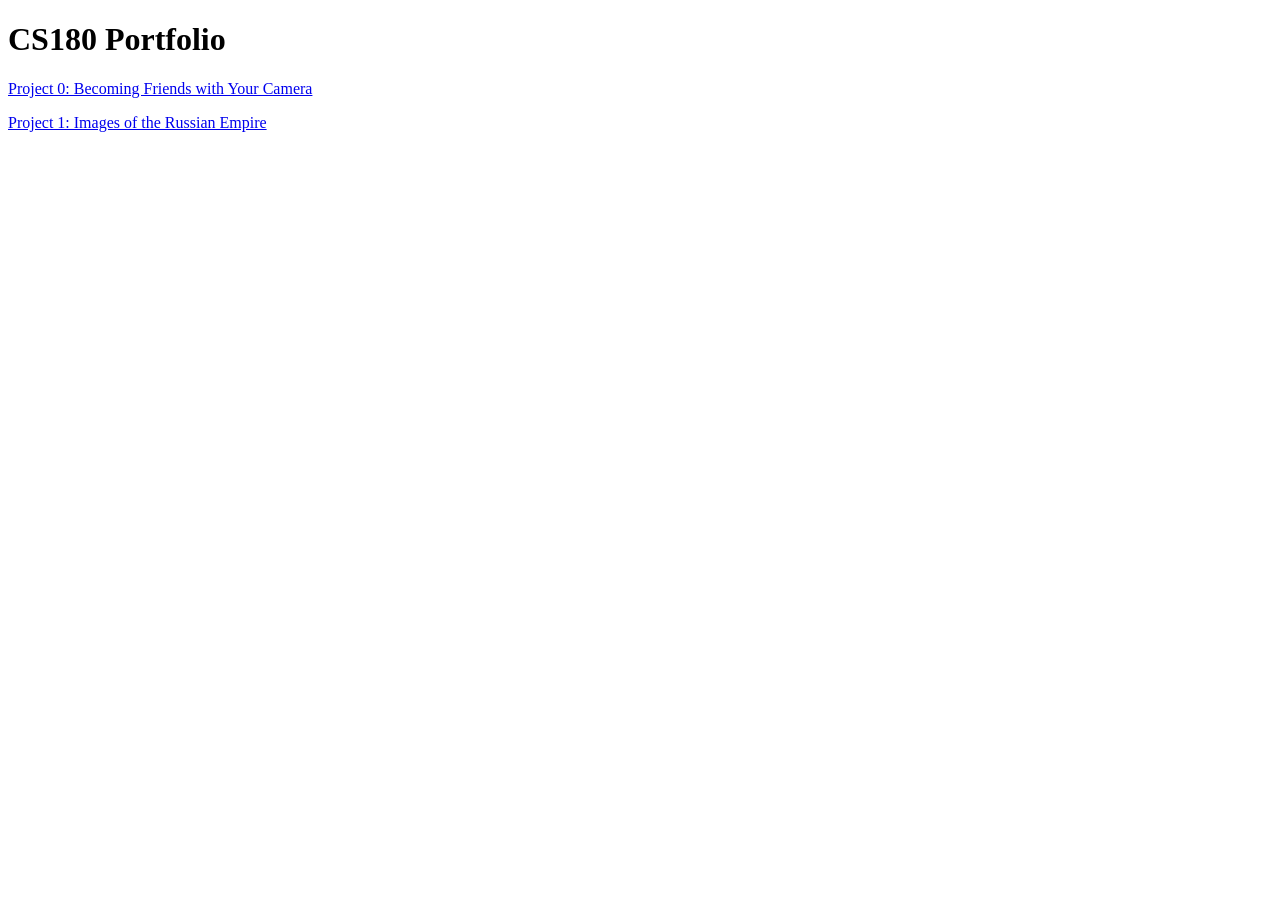
<file: index.html>
<!DOCTYPE html>
<html>
<head>
    <title>CS180 Portfolio</title>
</head>

<body>
    <h1>CS180 Portfolio</h1>

    <p>
        <a href="./0/index.html">
            Project 0: Becoming Friends with Your Camera
        </a>
    </p>
    <p>
        <a href="./1/index.html">
            Project 1: Images of the Russian Empire
        </a>
    </p>
</body>
</html>
</file>
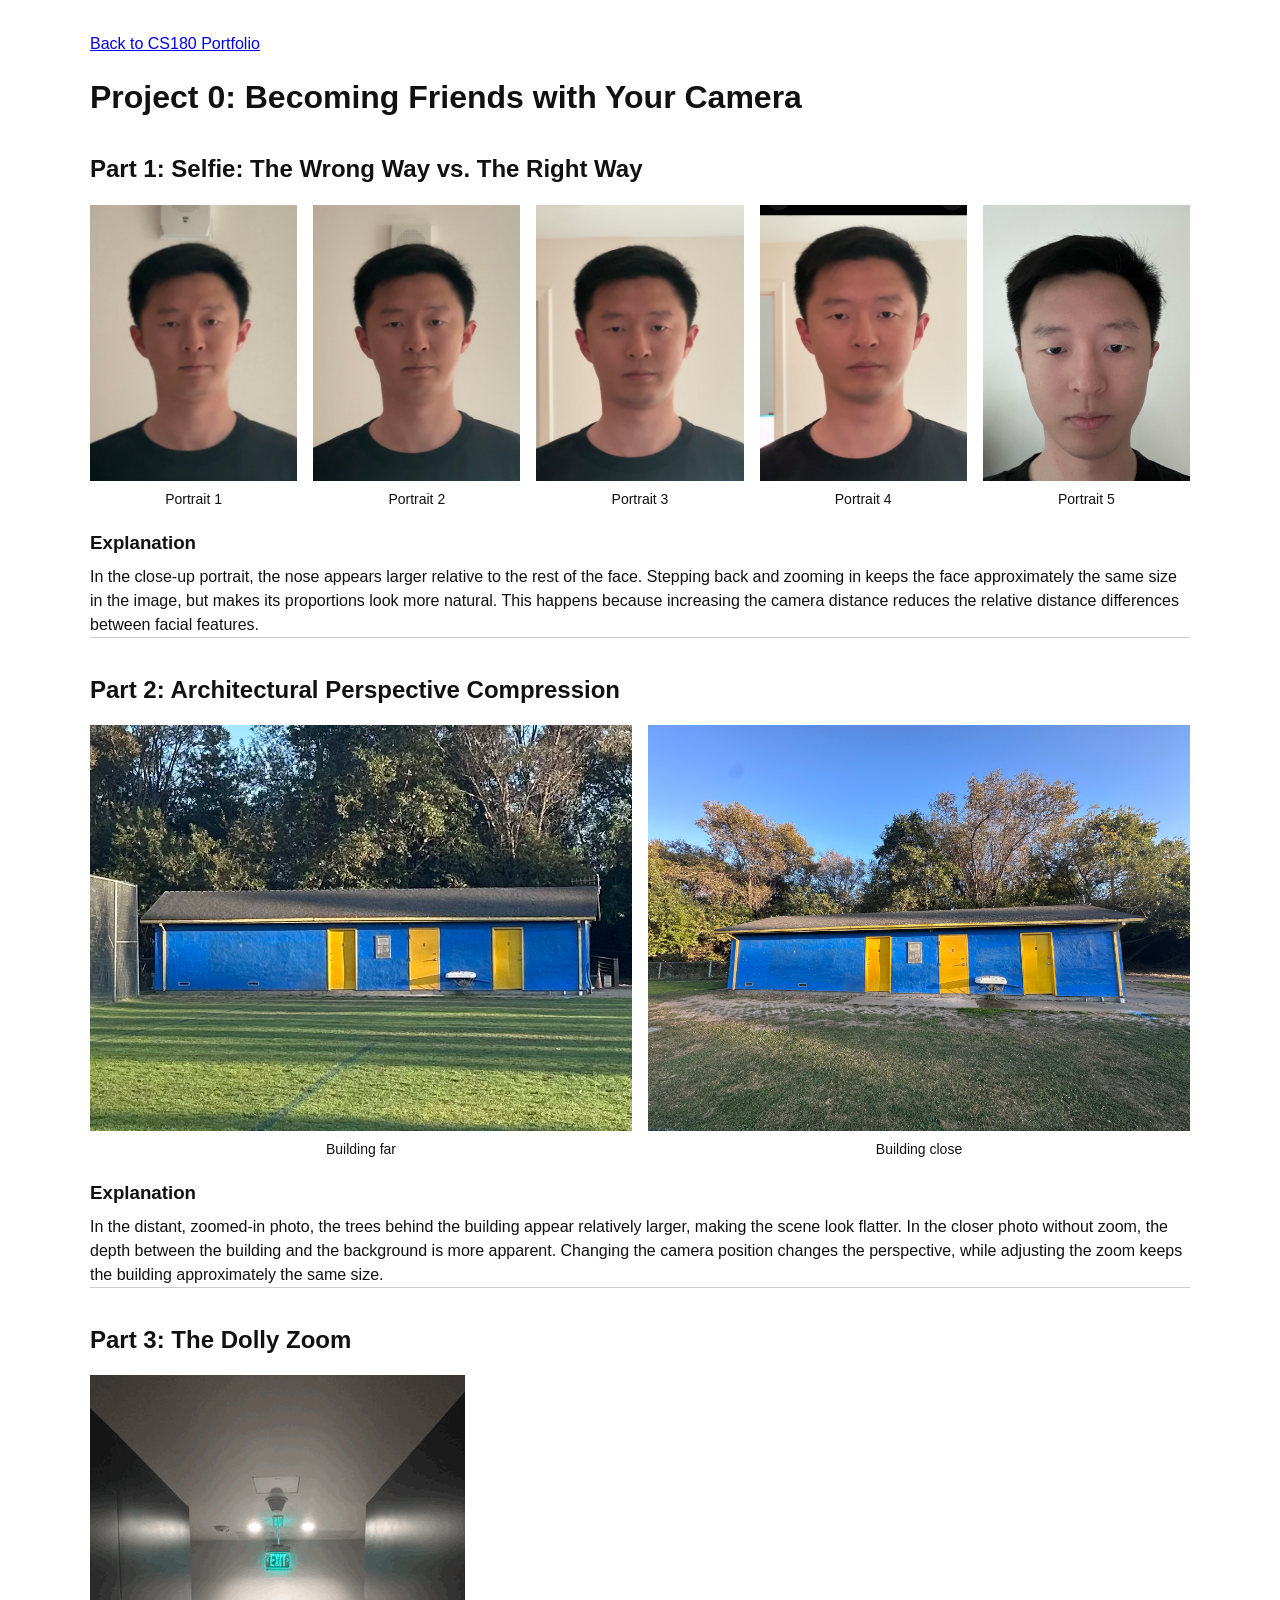
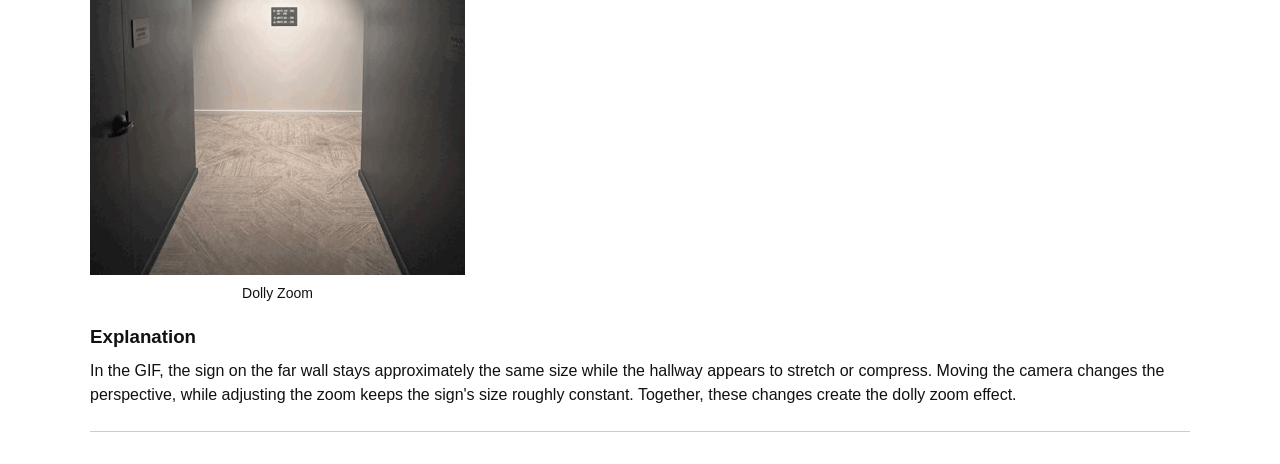
<file: 0/index.html>
<!DOCTYPE html>
<html lang="en">
<head>
    <meta charset="UTF-8">
    <meta name="viewport" content="width=device-width, initial-scale=1">
    <title>CS180 Project 0</title>
    <style>
        body {
            max-width: 1100px;
            margin: 32px auto;
            padding: 0 20px;
            font-family: Arial, sans-serif;
            line-height: 1.5;
            color: #111;
            background: #fff;
        }

        h1 { line-height: 1.25; }
        section { margin-top: 36px; }
        h2 { line-height: 1.3; }
        h3 { margin-bottom: 8px; }

        .photos {
            display: grid;
            gap: 16px;
            align-items: start;
        }

        .portraits { grid-template-columns: repeat(5, minmax(0, 1fr)); }
        .buildings { grid-template-columns: repeat(2, minmax(0, 1fr)); }

        figure { margin: 0; }
        img { display: block; width: 100%; height: auto; }
        figcaption { margin-top: 8px; text-align: center; font-size: 14px; }
        .dolly-zoom { width: 375px; max-width: 100%; }

        .explanation {
            min-height: 72px;
            margin: 0;
            border-bottom: 1px solid #ccc;
        }

        @media (max-width: 700px) {
            body { margin: 20px auto; }
            .portraits { grid-template-columns: repeat(2, minmax(0, 1fr)); }
            .buildings { grid-template-columns: 1fr; }
        }

        @media print {
            body { max-width: none; margin: 0; padding: 0; font-size: 10pt; }
            nav { display: none; }
            section { break-inside: avoid; margin-top: 20px; }
            .portraits { grid-template-columns: repeat(5, minmax(0, 1fr)); }
            .buildings { grid-template-columns: repeat(2, minmax(0, 1fr)); }
            .dolly-zoom { width: 225px; }
            figcaption { font-size: 9pt; }
            .explanation { min-height: 48px; }
        }
    </style>
</head>
<body>
    <nav><a href="../index.html">Back to CS180 Portfolio</a></nav>

    <main>
        <h1>Project 0: Becoming Friends with Your Camera</h1>

        <section aria-labelledby="part1">
            <h2 id="part1">Part 1: Selfie: The Wrong Way vs. The Right Way</h2>
            <div class="photos portraits">
                <figure>
                    <img src="./media/profile1.jpg" alt="Portrait photograph 1" width="1082" height="1443">
                    <figcaption>Portrait 1</figcaption>
                </figure>
                <figure>
                    <img src="./media/profile2.jpg" alt="Portrait photograph 2" width="648" height="864">
                    <figcaption>Portrait 2</figcaption>
                </figure>
                <figure>
                    <img src="./media/profile3.jpg" alt="Portrait photograph 3" width="882" height="1177">
                    <figcaption>Portrait 3</figcaption>
                </figure>
                <figure>
                    <img src="./media/profile4.jpg" alt="Portrait photograph 4" width="1135" height="1513">
                    <figcaption>Portrait 4</figcaption>
                </figure>
                <figure>
                    <img src="./media/profile5.jpg" alt="Portrait photograph 5" width="1179" height="1572">
                    <figcaption>Portrait 5</figcaption>
                </figure>
            </div>
            <h3>Explanation</h3>
            <p class="explanation">
                In the close-up portrait, the nose appears larger relative to the rest of the face. Stepping back and zooming in keeps the face approximately the same size in the image, but makes its proportions look more natural. This happens because increasing the camera distance reduces the relative distance differences between facial features.
            </p>
        </section>

        <section aria-labelledby="part2">
            <h2 id="part2">Part 2: Architectural Perspective Compression</h2>
            <div class="photos buildings">
                <figure>
                    <img src="./media/building1.jpg" alt="Building photograph 1" width="971" height="728">
                    <figcaption>Building far</figcaption>
                </figure>
                <figure>
                    <img src="./media/building6.jpg" alt="Building photograph 2" width="4032" height="3024">
                    <figcaption>Building close</figcaption>
                </figure>
            </div>
            <h3>Explanation</h3>
            <p class="explanation">
                In the distant, zoomed-in photo, the trees behind the building appear relatively larger, making the scene look flatter. In the closer photo without zoom, the depth between the building and the background is more apparent. Changing the camera position changes the perspective, while adjusting the zoom keeps the building approximately the same size.
            </p>
        </section>

        <section aria-labelledby="part3">
            <h2 id="part3">Part 3: The Dolly Zoom</h2>
            <figure class="dolly-zoom">
                <img src="./media/DollyZoom.gif" alt="Dolly zoom animation in a hallway" width="375" height="500">
                <figcaption>Dolly Zoom</figcaption>
            </figure>
            <h3>Explanation</h3>
            <p class="explanation">
                In the GIF, the sign on the far wall stays approximately the same size while the hallway appears to stretch or compress. Moving the camera changes the perspective, while adjusting the zoom keeps the sign's size roughly constant. Together, these changes create the dolly zoom effect.
            </p>
        </section>
    </main>
</body>
</html>
</file>
